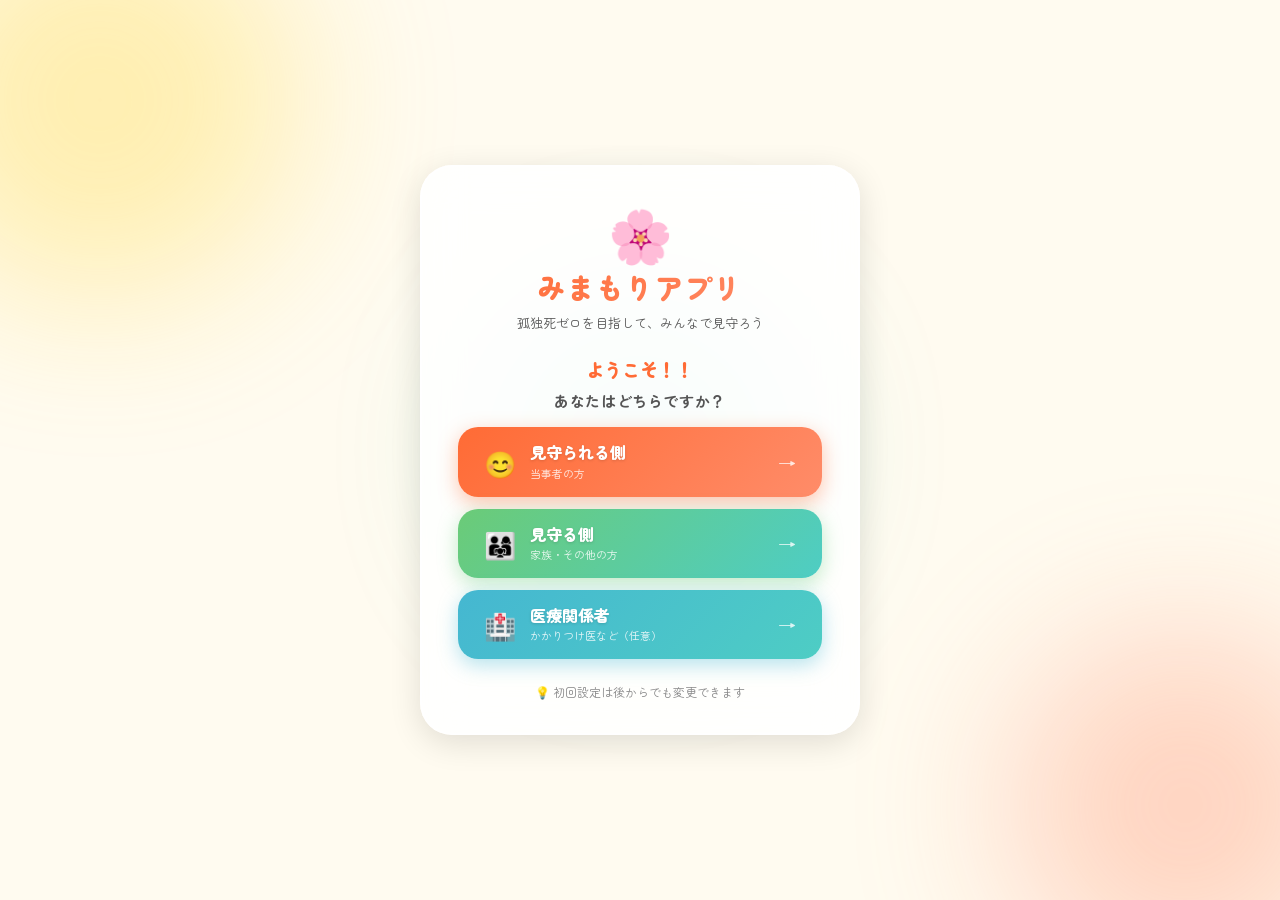
<file: index.html>
<!DOCTYPE html>
<html lang="ja">
<head>
  <meta charset="UTF-8" />
  <meta name="viewport" content="width=device-width, initial-scale=1.0" />
  <title>みまもりアプリ</title>
  <link rel="stylesheet" href="style.css" />
  <link href="https://fonts.googleapis.com/css2?family=Zen+Maru+Gothic:wght@400;500;700;900&family=M+PLUS+Rounded+1c:wght@400;700;800&display=swap" rel="stylesheet" />
</head>
<body>
  <div class="bg-blobs">
    <div class="blob blob1"></div>
    <div class="blob blob2"></div>
    <div class="blob blob3"></div>
  </div>

  <main class="login-container">
    <div class="login-card">
      <div class="logo-area">
        <div class="logo-icon">🌸</div>
        <h1 class="app-title">みまもりアプリ</h1>
        <p class="app-subtitle">孤独死ゼロを目指して、みんなで見守ろう</p>
      </div>

      <p class="welcome-text">ようこそ！！</p>

      <p class="role-prompt">あなたはどちらですか？</p>

      <div class="role-buttons">
        <button class="role-btn patient-btn" onclick="goTo('patient')">
          <span class="btn-icon">😊</span>
          <span class="btn-main">見守られる側</span>
          <span class="btn-sub">当事者の方</span>
          <span class="btn-arrow">→</span>
        </button>

        <button class="role-btn watcher-btn" onclick="goTo('watcher')">
          <span class="btn-icon">👨‍👩‍👧</span>
          <span class="btn-main">見守る側</span>
          <span class="btn-sub">家族・その他の方</span>
          <span class="btn-arrow">→</span>
        </button>

        <button class="role-btn medical-btn" onclick="goTo('medical')">
          <span class="btn-icon">🏥</span>
          <span class="btn-main">医療関係者</span>
          <span class="btn-sub">かかりつけ医など（任意）</span>
          <span class="btn-arrow">→</span>
        </button>
      </div>

      <!-- 設定状況バッジ -->
      <div class="setup-status" id="setupStatus"></div>

      <p class="footer-note">💡 初回設定は後からでも変更できます</p>

      <!-- リセットボタン -->
      <div class="reset-area" id="resetArea" style="display:none;">
        <button class="reset-all-btn" onclick="confirmReset()">
          🔄 全ての設定をリセット
        </button>
      </div>
    </div>
  </main>

  <!-- リセット確認モーダル -->
  <div class="modal-overlay" id="resetModal" style="display:none;">
    <div class="modal-card">
      <div class="modal-icon" id="resetModalIcon">⚠️</div>
      <h3 class="modal-title" id="resetModalTitle">設定をリセットしますか？</h3>
      <p class="modal-desc" id="resetModalDesc">保存されている設定情報が削除されます。</p>
      <div class="modal-btns">
        <button class="modal-cancel" onclick="closeModal()">キャンセル</button>
        <button class="modal-confirm" onclick="executeReset()">リセットする</button>
      </div>
    </div>
  </div>

  <script src="main.js"></script>
  <script src="index.js"></script>
</body>
</html>
</file>
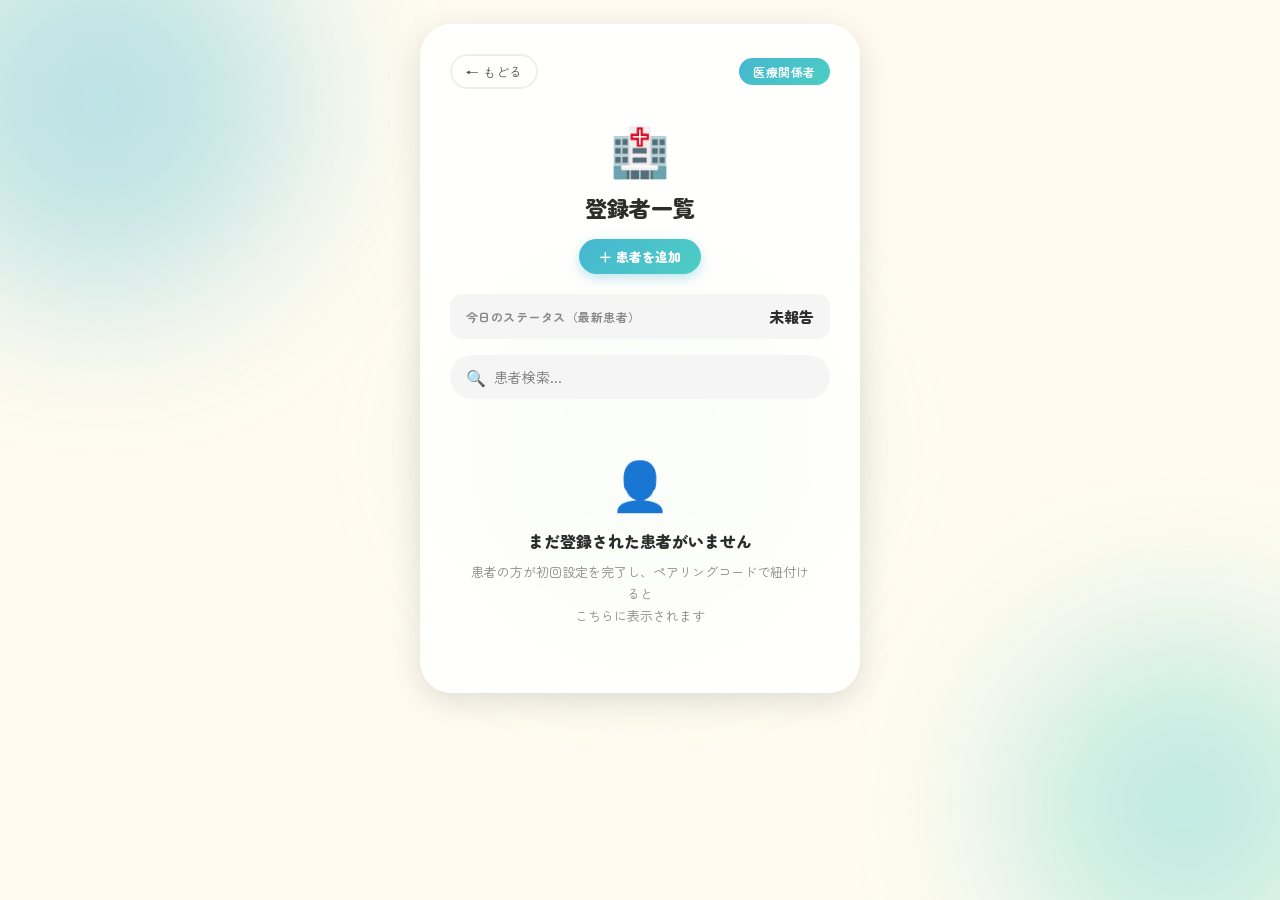
<file: medical.html>
<!DOCTYPE html>
<html lang="ja">
<head>
  <meta charset="UTF-8" />
  <meta name="viewport" content="width=device-width, initial-scale=1.0" />
  <title>みまもりアプリ｜医療関係者</title>
  <link rel="stylesheet" href="style.css" />
  <link rel="stylesheet" href="patient.css" />
  <link rel="stylesheet" href="medical.css" />
  <link href="https://fonts.googleapis.com/css2?family=Zen+Maru+Gothic:wght@400;500;700;900&family=M+PLUS+Rounded+1c:wght@400;700;800&display=swap" rel="stylesheet" />
</head>
<body>
  <div class="bg-blobs">
    <div class="blob blob1" style="background: var(--blue);"></div>
    <div class="blob blob2" style="background: var(--teal);"></div>
    <div class="blob blob3" style="background: var(--green);"></div>
  </div>

  <main class="page-container">
    <div class="page-card">

      <!-- ヘッダー -->
      <header class="page-header">
        <button class="back-btn" onclick="goBackToList()">← もどる</button>
        <span class="header-badge medical-badge">医療関係者</span>
      </header>

      <!-- 一覧画面 -->
      <div id="listView">
        <section class="medical-title-section">
          <div class="greeting-icon">🏥</div>
          <h2 class="greeting-name">登録者一覧</h2>
          <p class="greeting-text" id="medicalName"></p>
          <button class="add-patient-btn" onclick="openAddModal()">＋ 患者を追加</button>
        </section>

        <!-- 今日のステータスバナー -->
        <div class="today-status-banner" id="todayStatusBanner">
          <span class="tsb-label">今日のステータス（最新患者）</span>
          <div class="tsb-content">
              <span class="tsb-text"  id="tsbText">未報告</span>
          </div>
        </div>

        <!-- 検索 -->
        <div class="search-bar">
          <span class="search-icon">🔍</span>
          <input type="text" id="searchInput" placeholder="患者検索..." oninput="filterPatients()" />
        </div>

        <!-- 患者一覧（localStorageから動的生成） -->
        <div class="patient-list" id="patientList"></div>
      </div>

      <!-- 詳細画面 -->
      <div id="detailView" style="display:none;">
        <section class="detail-header-section">
          <div class="detail-name-row">
            <span class="detail-emoji" id="detailEmoji"></span>
            <h2 class="detail-name" id="detailName"></h2>
          </div>
          <span class="detail-status-badge" id="detailStatusBadge"></span>
        </section>

        <!-- 今日のステータスバナー（詳細） -->
        <div class="today-status-banner" id="detailStatusBanner">
          <span class="tsb-label">今日のステータス</span>
          <div class="tsb-content">
            <span class="tsb-text"  id="detailTsbText">未報告</span>
          </div>
        </div>

        <!-- 来院・処方カード（動的描画） -->
        <div class="detail-cards" id="hospitalCards"></div>

        <!-- 入力フォーム -->
        <div class="edit-section">
          <p class="edit-title">✏️ 来院情報を入力・更新</p>
          <div class="edit-form">
            <div class="edit-field">
              <label>医療機関名</label>
              <input type="text" id="editHospital" placeholder="例：〇〇内科クリニック" />
            </div>
            <div class="edit-field">
              <label>来院日</label>
              <input type="date" id="editVisitDate" />
            </div>
            <div class="edit-field">
              <label>処方薬</label>
              <input type="text" id="editMedicine" placeholder="薬名を入力..." />
            </div>
            <div class="edit-field">
              <label>家族への伝達事項（任意）</label>
              <input type="text" id="editMessage" placeholder="伝達事項がある場合のみ入力..." />
            </div>
            <button class="save-btn" onclick="saveRecord()">保存する</button>
          </div>
          <p class="edit-note">※ 伝達事項がある場合のみ、見守る側に通知が届きます</p>
        </div>
      </div>

    </div>
  </main>

  <!-- 患者追加モーダル -->
  <div class="modal-overlay" id="addPatientModal" style="display:none;">
    <div class="modal-card">
      <div class="modal-icon">🔗</div>
      <h3 class="modal-title">患者を追加</h3>
      <p class="modal-desc">患者の方のペアリングコードを入力してください</p>
      <input type="text" id="addPairCode" class="form-input code-input"
             placeholder="例：yamada2026" maxlength="20"
             style="margin-bottom:12px; font-family:inherit;" />
      <div class="add-patient-result hidden" id="addPatientResult"></div>
      <div class="modal-btns" style="margin-top:16px;">
        <button class="modal-cancel" onclick="closeAddModal()">キャンセル</button>
        <button class="modal-confirm" onclick="executeAddPatient()">追加する</button>
      </div>
    </div>
  </div>

  <script src="main.js"></script>
  <script src="medical.js"></script>
</body>
</html>
</file>
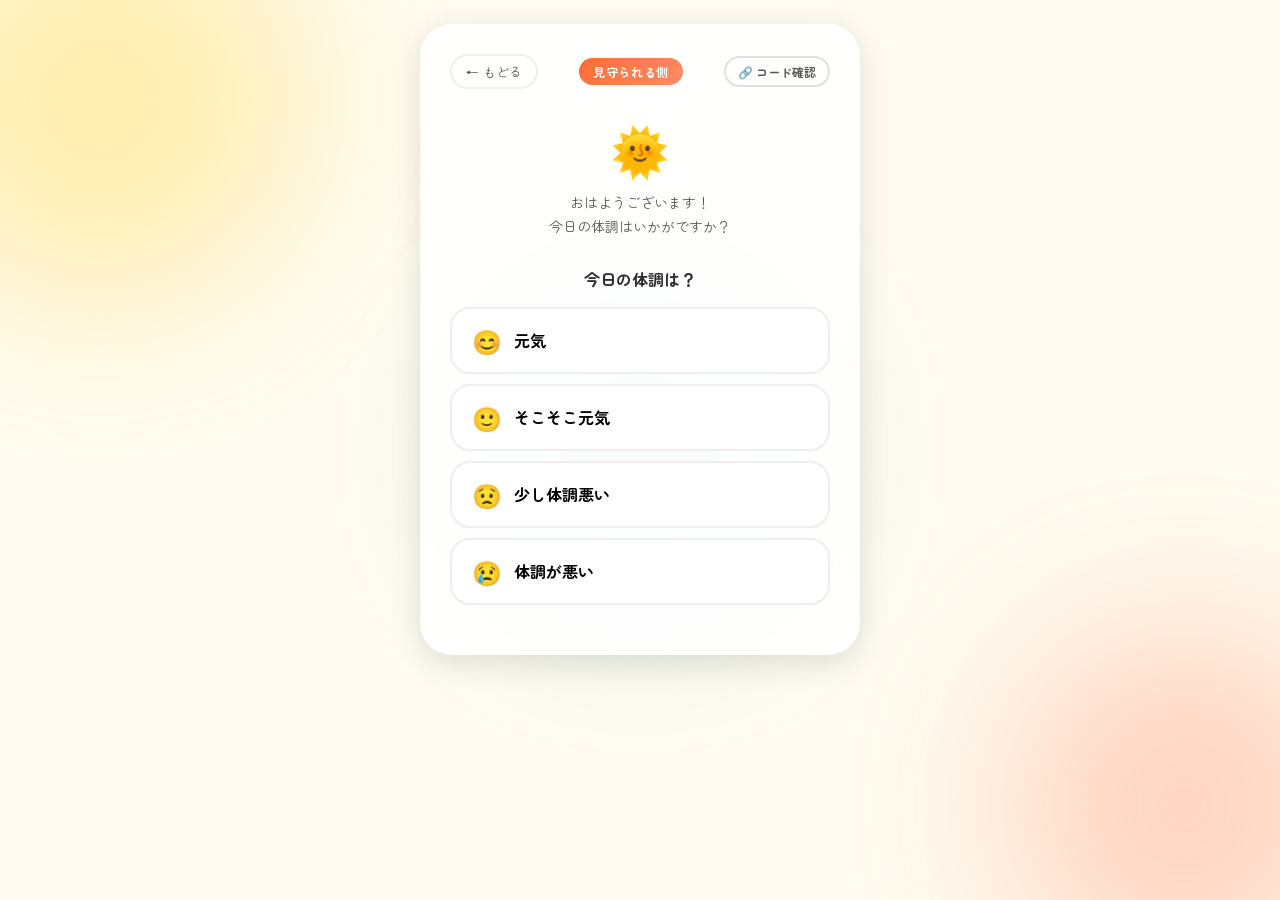
<file: patient.html>
<!DOCTYPE html>
<html lang="ja">
<head>
  <meta charset="UTF-8" />
  <meta name="viewport" content="width=device-width, initial-scale=1.0" />
  <title>みまもりアプリ｜今日の体調</title>
  <link rel="stylesheet" href="style.css" />
  <link rel="stylesheet" href="patient.css" />
  <link href="https://fonts.googleapis.com/css2?family=Zen+Maru+Gothic:wght@400;500;700;900&family=M+PLUS+Rounded+1c:wght@400;700;800&display=swap" rel="stylesheet" />
</head>
<body>
  <div class="bg-blobs">
    <div class="blob blob1"></div>
    <div class="blob blob2"></div>
    <div class="blob blob3"></div>
  </div>

  <main class="page-container">
    <div class="page-card">
      <!-- ヘッダー -->
      <header class="page-header">
        <button class="back-btn" onclick="window.location.href='index.html'">← もどる</button>
        <span class="header-badge patient-badge">見守られる側</span>
        <button class="profile-btn patient-profile-btn" onclick="togglePairCode()" id="pairCodeToggleBtn">🔗 コード確認</button>
      </header>

      <!-- ペアリングコード表示パネル -->
      <div class="pair-code-panel hidden" id="pairCodePanel">
        <div class="pair-code-panel-inner">
          <p class="pair-code-panel-title">🔗 あなたのペアリングコード</p>
          <div class="pair-code-display-lg" id="pairCodeDisplay">-</div>
          <p class="pair-code-panel-desc">このコードを<strong>家族・支援者</strong>や<strong>かかりつけ医</strong>に伝えてください</p>
          <div class="pair-share-tags">
            <span class="pair-tag">👨‍👩‍👧 見守る側</span>
            <span class="pair-tag">🏥 医療関係者</span>
          </div>
        </div>
      </div>

      <!-- 医師からの通知バナー -->
      <div class="alert-banner medical-notify-banner" id="patientMedicalBanner" style="display:none;">
        <span class="alert-icon">🏥</span>
        <div>
          <p class="alert-title" id="patientMedicalSender"></p>
          <p class="alert-sub"   id="patientMedicalText"></p>
        </div>
      </div>

      <!-- 挨拶 -->
      <section class="greeting-section">
        <div class="greeting-icon">🌞</div>
        <h2 class="greeting-name" id="patientName"></h2>
        <p class="greeting-text">おはようございます！<br />今日の体調はいかがですか？</p>
      </section>

      <!-- 体調選択 -->
      <section class="health-section">
        <p class="health-prompt">今日の体調は？</p>
        <div class="health-buttons" id="healthButtons">
          <button class="health-btn" data-status="great" onclick="selectHealth(this)">
            <span class="health-emoji">😊</span>
            <span class="health-label">元気</span>
          </button>
          <button class="health-btn" data-status="good" onclick="selectHealth(this)">
            <span class="health-emoji">🙂</span>
            <span class="health-label">そこそこ元気</span>
          </button>
          <button class="health-btn" data-status="bad" onclick="selectHealth(this)">
            <span class="health-emoji">😟</span>
            <span class="health-label">少し体調悪い</span>
          </button>
          <button class="health-btn" data-status="sick" onclick="selectHealth(this)">
            <span class="health-emoji">😢</span>
            <span class="health-label">体調が悪い</span>
          </button>
        </div>
      </section>

      <!-- 送信後メッセージ（初期は非表示） -->
      <section class="result-section" id="resultSection" style="display:none;">
        <div class="result-card" id="resultCard">
          <div class="result-emoji" id="resultEmoji"></div>
          <p class="result-message" id="resultMessage"></p>
          <p class="result-sub" id="resultSub"></p>
        </div>
        <button class="reset-btn" id="resetBtn" onclick="resetSelection()">もう一度答える</button>
      </section>
    </div>
  </main>

  <script src="main.js"></script>
  <script src="patient.js"></script>
</body>
</html>
</file>
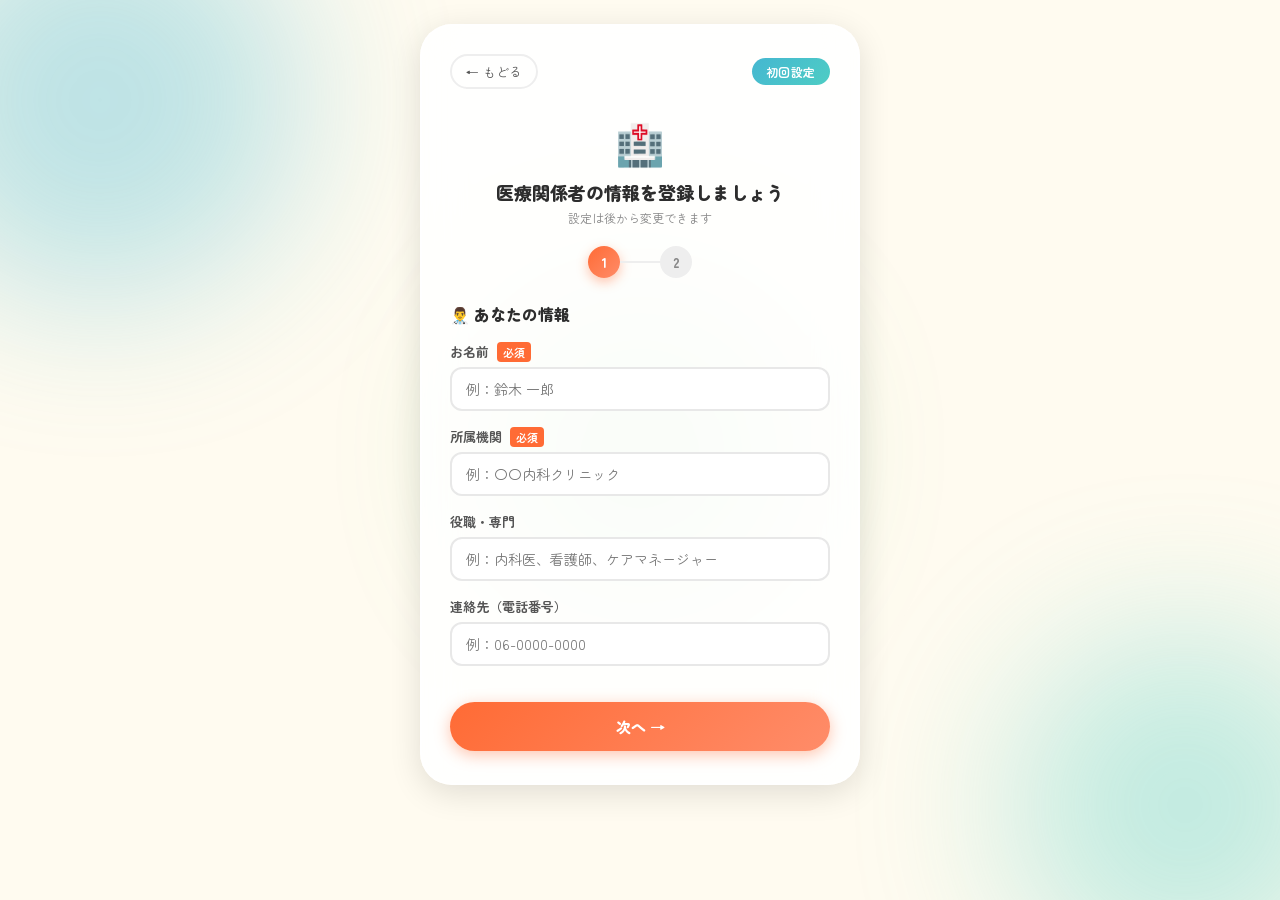
<file: setup-medical.html>
<!DOCTYPE html>
<html lang="ja">
<head>
  <meta charset="UTF-8" />
  <meta name="viewport" content="width=device-width, initial-scale=1.0" />
  <title>みまもりアプリ｜初回設定（医療関係者）</title>
  <link rel="stylesheet" href="style.css" />
  <link rel="stylesheet" href="patient.css" />
  <link rel="stylesheet" href="setup.css" />
  <link href="https://fonts.googleapis.com/css2?family=Zen+Maru+Gothic:wght@400;500;700;900&family=M+PLUS+Rounded+1c:wght@400;700;800&display=swap" rel="stylesheet" />
</head>
<body>
  <div class="bg-blobs">
    <div class="blob blob1" style="background: var(--blue);"></div>
    <div class="blob blob2" style="background: var(--teal);"></div>
    <div class="blob blob3" style="background: var(--green);"></div>
  </div>

  <main class="page-container">
    <div class="page-card setup-card">

      <!-- ヘッダー -->
      <header class="page-header">
        <button class="back-btn" onclick="window.location.href='index.html'">← もどる</button>
        <span class="header-badge medical-badge">初回設定</span>
      </header>

      <!-- タイトル -->
      <div class="setup-title-area">
        <div class="setup-icon">🏥</div>
        <h2 class="setup-title">医療関係者の情報を登録しましょう</h2>
        <p class="setup-subtitle">設定は後から変更できます</p>
      </div>

      <!-- ステップインジケーター -->
      <div class="step-indicator">
        <div class="step active" id="step-dot-1">1</div>
        <div class="step-line"></div>
        <div class="step" id="step-dot-2">2</div>
      </div>

      <!-- ステップ1: 基本情報 -->
      <div class="setup-step" id="step-1">
        <h3 class="step-title">👨‍⚕️ あなたの情報</h3>
        <div class="form-group">
          <label class="form-label">お名前 <span class="required">必須</span></label>
          <input type="text" id="m-name" class="form-input" placeholder="例：鈴木 一郎" />
        </div>
        <div class="form-group">
          <label class="form-label">所属機関 <span class="required">必須</span></label>
          <input type="text" id="m-institution" class="form-input" placeholder="例：〇〇内科クリニック" />
        </div>
        <div class="form-group">
          <label class="form-label">役職・専門</label>
          <input type="text" id="m-role" class="form-input" placeholder="例：内科医、看護師、ケアマネージャー" />
        </div>
        <div class="form-group">
          <label class="form-label">連絡先（電話番号）</label>
          <input type="tel" id="m-tel" class="form-input" placeholder="例：06-0000-0000" />
        </div>
        <button class="next-btn" onclick="nextStep(1)">次へ →</button>
      </div>

      <!-- ステップ2: 患者とのペアリング -->
      <div class="setup-step hidden" id="step-2">
        <h3 class="step-title">🔗 患者と繋がろう</h3>
        <p class="step-desc">担当患者の方が設定したペアリングコードを入力してください。患者の体調情報や来院履歴を確認できるようになります</p>

        <div class="info-box">
          <span class="info-icon">💡</span>
          <p class="info-text">コードは患者本人の初回設定画面に表示されています。患者または家族に確認してください。<br />複数の患者を担当する場合は、後からそれぞれのコードを追加できます。</p>
        </div>

        <div class="form-group">
          <label class="form-label">ペアリングコード</label>
          <div class="code-input-row">
            <input type="text" id="m-pair-code" class="form-input code-input" placeholder="例：yamada2026" maxlength="20" />
            <button class="generate-btn" onclick="checkPairCode()">確認</button>
          </div>
        </div>

        <div class="pair-result hidden" id="pairResult">
          <span class="pair-result-icon" id="pairIcon"></span>
          <span class="pair-result-text" id="pairResultText"></span>
        </div>

        <!-- 追加済み患者リスト -->
        <div class="added-patients" id="addedPatients" style="display:none;">
          <p class="added-patients-title">追加済み患者</p>
          <div id="addedPatientsList"></div>
        </div>

        <div class="step-nav">
          <button class="back-step-btn" onclick="prevStep(2)">← 戻る</button>
          <button class="complete-btn" onclick="completeSetup()">設定完了 🎉</button>
        </div>
      </div>

    </div>
  </main>

  <script src="main.js"></script>
  <script src="setup-medical.js"></script>
</body>
</html>
</file>
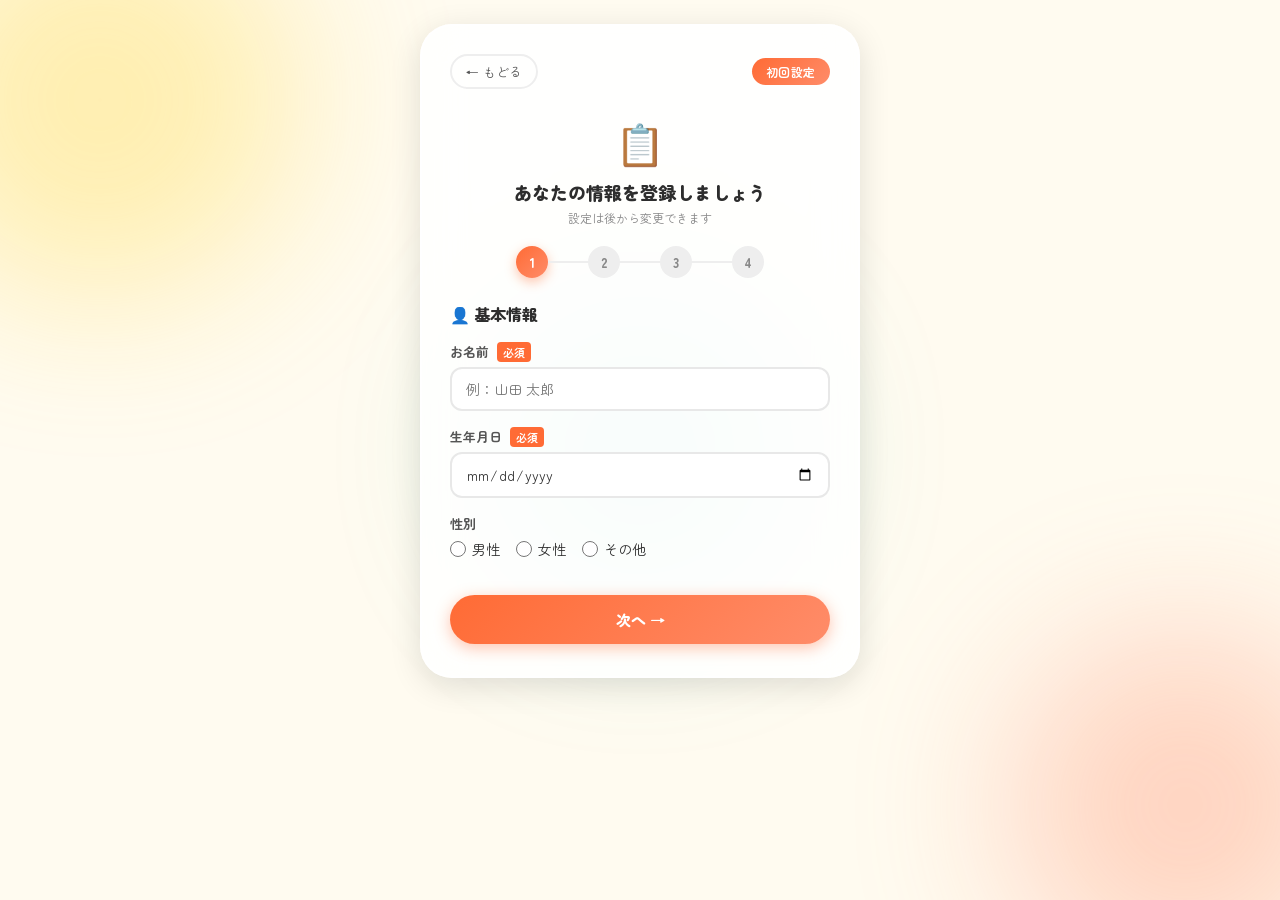
<file: setup-patient.html>
<!DOCTYPE html>
<html lang="ja">
<head>
  <meta charset="UTF-8" />
  <meta name="viewport" content="width=device-width, initial-scale=1.0" />
  <title>みまもりアプリ｜初回設定（当事者）</title>
  <link rel="stylesheet" href="style.css" />
  <link rel="stylesheet" href="patient.css" />
  <link rel="stylesheet" href="setup.css" />
  <link href="https://fonts.googleapis.com/css2?family=Zen+Maru+Gothic:wght@400;500;700;900&family=M+PLUS+Rounded+1c:wght@400;700;800&display=swap" rel="stylesheet" />
</head>
<body>
  <div class="bg-blobs">
    <div class="blob blob1"></div>
    <div class="blob blob2"></div>
    <div class="blob blob3"></div>
  </div>

  <main class="page-container">
    <div class="page-card setup-card">

      <!-- ヘッダー -->
      <header class="page-header">
        <button class="back-btn" onclick="window.location.href='index.html'">← もどる</button>
        <span class="header-badge patient-badge">初回設定</span>
      </header>

      <!-- タイトル -->
      <div class="setup-title-area">
        <div class="setup-icon">📋</div>
        <h2 class="setup-title">あなたの情報を登録しましょう</h2>
        <p class="setup-subtitle">設定は後から変更できます</p>
      </div>

      <!-- ステップインジケーター -->
      <div class="step-indicator">
        <div class="step active" id="step-dot-1">1</div>
        <div class="step-line"></div>
        <div class="step" id="step-dot-2">2</div>
        <div class="step-line"></div>
        <div class="step" id="step-dot-3">3</div>
        <div class="step-line"></div>
        <div class="step" id="step-dot-4">4</div>
      </div>

      <!-- ステップ1: 基本情報 -->
      <div class="setup-step" id="step-1">
        <h3 class="step-title">👤 基本情報</h3>
        <div class="form-group">
          <label class="form-label">お名前 <span class="required">必須</span></label>
          <input type="text" id="p-name" class="form-input" placeholder="例：山田 太郎" />
        </div>
        <div class="form-group">
          <label class="form-label">生年月日 <span class="required">必須</span></label>
          <input type="date" id="p-birthday" class="form-input" />
        </div>
        <div class="form-group">
          <label class="form-label">性別</label>
          <div class="radio-group">
            <label class="radio-label"><input type="radio" name="p-gender" value="男性" /> 男性</label>
            <label class="radio-label"><input type="radio" name="p-gender" value="女性" /> 女性</label>
            <label class="radio-label"><input type="radio" name="p-gender" value="その他" /> その他</label>
          </div>
        </div>
        <button class="next-btn" onclick="nextStep(1)">次へ →</button>
      </div>

      <!-- ステップ2: 緊急連絡先 -->
      <div class="setup-step hidden" id="step-2">
        <h3 class="step-title">📞 緊急連絡先</h3>
        <p class="step-desc">体調が悪いときに連絡する方の情報を入力してください</p>
        <div class="form-group">
          <label class="form-label">緊急連絡先のお名前</label>
          <input type="text" id="p-emergency-name" class="form-input" placeholder="例：山田 花子" />
        </div>
        <div class="form-group">
          <label class="form-label">続柄</label>
          <input type="text" id="p-emergency-relation" class="form-input" placeholder="例：長女" />
        </div>
        <div class="form-group">
          <label class="form-label">電話番号</label>
          <input type="tel" id="p-emergency-tel" class="form-input" placeholder="例：090-0000-0000" />
        </div>
        <div class="step-nav">
          <button class="back-step-btn" onclick="prevStep(2)">← 戻る</button>
          <button class="next-btn" onclick="nextStep(2)">次へ →</button>
        </div>
      </div>

      <!-- ステップ3: かかりつけ医 -->
      <div class="setup-step hidden" id="step-3">
        <h3 class="step-title">🏥 かかりつけ医の情報</h3>
        <p class="step-desc">任意入力です。スキップもできます</p>
        <div class="form-group">
          <label class="form-label">病院・クリニック名</label>
          <input type="text" id="p-hospital" class="form-input" placeholder="例：〇〇内科クリニック" />
        </div>
        <div class="form-group">
          <label class="form-label">担当医のお名前</label>
          <input type="text" id="p-doctor" class="form-input" placeholder="例：鈴木先生" />
        </div>
        <div class="form-group">
          <label class="form-label">病院の電話番号</label>
          <input type="tel" id="p-hospital-tel" class="form-input" placeholder="例：06-0000-0000" />
        </div>
        <div class="step-nav">
          <button class="back-step-btn" onclick="prevStep(3)">← 戻る</button>
          <button class="next-btn" onclick="nextStep(3)">次へ →</button>
        </div>
      </div>

      <!-- ステップ4: ペアリングコード -->
      <div class="setup-step hidden" id="step-4">
        <h3 class="step-title">🔗 みんなと繋がろう</h3>
        <p class="step-desc">このコードを<strong>見守る側（家族など）</strong>と<strong>医療関係者</strong>に伝えてください。同じコードを入力することであなたの情報を共有できます</p>

        <div class="pair-code-display" id="generatedCode"></div>
        <div class="pair-share-targets"><div class="share-target"><span>👨‍👩‍👧</span><span>見守る側（家族・支援者）に伝える</span></div><div class="share-target"><span>🏥</span><span>医療関係者（かかりつけ医など）に伝える</span></div></div>

        <div class="form-group" style="margin-top: 20px;">
          <label class="form-label">または、ペアリングコードを自分で決める</label>
          <div class="code-input-row">
            <input type="text" id="p-pair-code" class="form-input code-input" placeholder="例：yamada2026" maxlength="20" />
            <button class="generate-btn" onclick="generateCode()">自動生成</button>
          </div>
        </div>

        <div class="step-nav">
          <button class="back-step-btn" onclick="prevStep(4)">← 戻る</button>
          <button class="complete-btn" onclick="completeSetup()">設定完了 🎉</button>
        </div>
      </div>

    </div>
  </main>

  <script src="main.js"></script>
  <script src="setup-patient.js"></script>
</body>
</html>
</file>
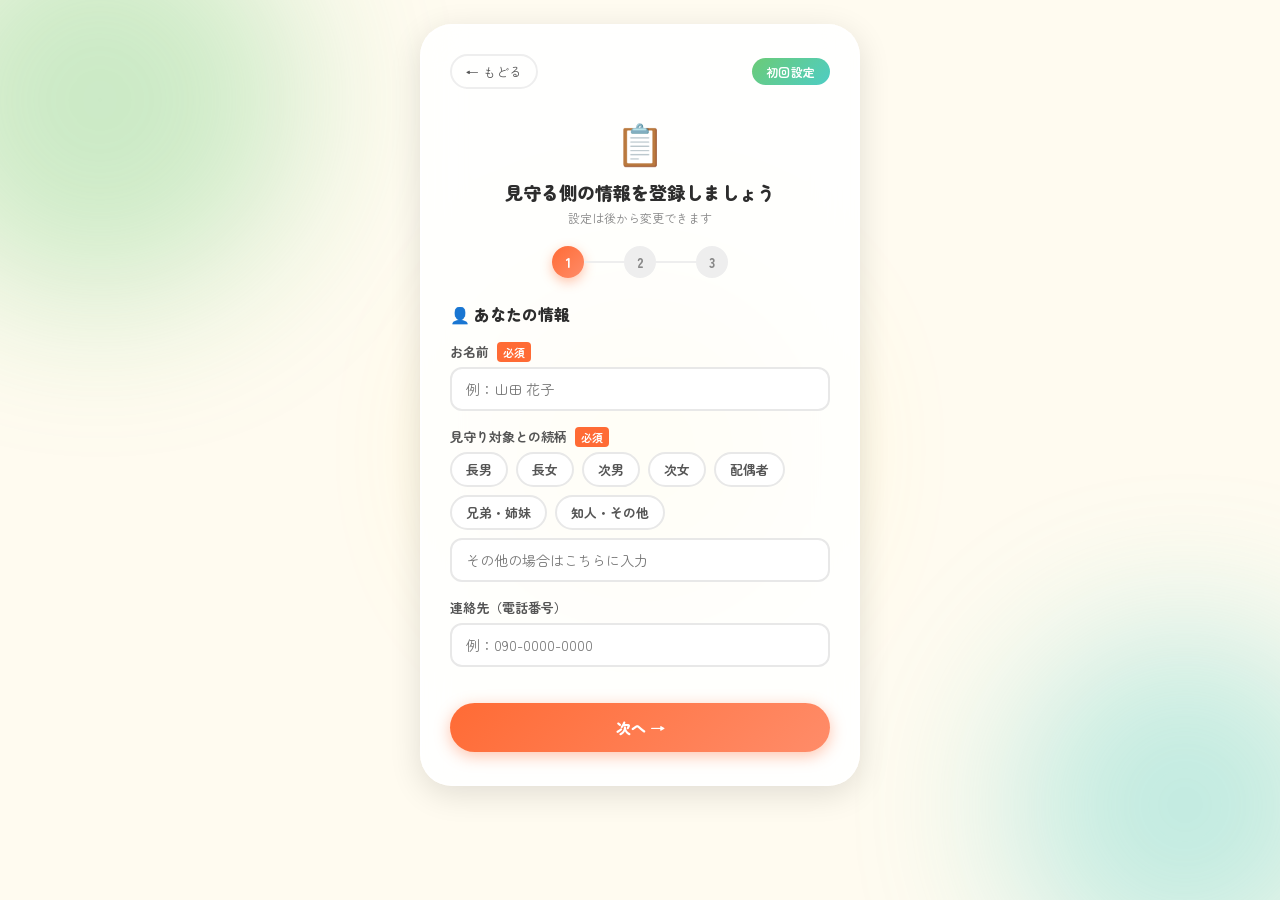
<file: setup-watcher.html>
<!DOCTYPE html>
<html lang="ja">
<head>
  <meta charset="UTF-8" />
  <meta name="viewport" content="width=device-width, initial-scale=1.0" />
  <title>みまもりアプリ｜初回設定（見守る側）</title>
  <link rel="stylesheet" href="style.css" />
  <link rel="stylesheet" href="patient.css" />
  <link rel="stylesheet" href="setup.css" />
  <link href="https://fonts.googleapis.com/css2?family=Zen+Maru+Gothic:wght@400;500;700;900&family=M+PLUS+Rounded+1c:wght@400;700;800&display=swap" rel="stylesheet" />
</head>
<body>
  <div class="bg-blobs">
    <div class="blob blob1" style="background: var(--green);"></div>
    <div class="blob blob2" style="background: var(--teal);"></div>
    <div class="blob blob3" style="background: var(--yellow);"></div>
  </div>

  <main class="page-container">
    <div class="page-card setup-card">

      <!-- ヘッダー -->
      <header class="page-header">
        <button class="back-btn" onclick="window.location.href='index.html'">← もどる</button>
        <span class="header-badge watcher-badge">初回設定</span>
      </header>

      <!-- タイトル -->
      <div class="setup-title-area">
        <div class="setup-icon">📋</div>
        <h2 class="setup-title">見守る側の情報を登録しましょう</h2>
        <p class="setup-subtitle">設定は後から変更できます</p>
      </div>

      <!-- ステップインジケーター -->
      <div class="step-indicator">
        <div class="step active" id="step-dot-1">1</div>
        <div class="step-line"></div>
        <div class="step" id="step-dot-2">2</div>
        <div class="step-line"></div>
        <div class="step" id="step-dot-3">3</div>
      </div>

      <!-- ステップ1: 基本情報 -->
      <div class="setup-step" id="step-1">
        <h3 class="step-title">👤 あなたの情報</h3>
        <div class="form-group">
          <label class="form-label">お名前 <span class="required">必須</span></label>
          <input type="text" id="w-name" class="form-input" placeholder="例：山田 花子" />
        </div>
        <div class="form-group">
          <label class="form-label">見守り対象との続柄 <span class="required">必須</span></label>
          <div class="select-chips" id="relation-chips">
            <button class="chip" onclick="selectChip(this, 'relation')">長男</button>
            <button class="chip" onclick="selectChip(this, 'relation')">長女</button>
            <button class="chip" onclick="selectChip(this, 'relation')">次男</button>
            <button class="chip" onclick="selectChip(this, 'relation')">次女</button>
            <button class="chip" onclick="selectChip(this, 'relation')">配偶者</button>
            <button class="chip" onclick="selectChip(this, 'relation')">兄弟・姉妹</button>
            <button class="chip" onclick="selectChip(this, 'relation')">知人・その他</button>
          </div>
          <input type="text" id="w-relation" class="form-input" placeholder="その他の場合はこちらに入力" style="margin-top:8px;" />
        </div>
        <div class="form-group">
          <label class="form-label">連絡先（電話番号）</label>
          <input type="tel" id="w-tel" class="form-input" placeholder="例：090-0000-0000" />
        </div>
        <button class="next-btn" onclick="nextStep(1)">次へ →</button>
      </div>

      <!-- ステップ2: 通知設定 -->
      <div class="setup-step hidden" id="step-2">
        <h3 class="step-title">🔔 通知設定</h3>
        <p class="step-desc">どの体調のときに通知を受け取りますか？</p>

        <div class="notify-options">
          <label class="notify-option">
            <input type="checkbox" id="notify-great" />
            <div class="notify-card">
              <span class="notify-emoji">😊</span>
              <div>
                <p class="notify-name">元気</p>
                <p class="notify-desc">毎日の元気報告を受け取る</p>
              </div>
            </div>
          </label>

          <label class="notify-option">
            <input type="checkbox" id="notify-good" />
            <div class="notify-card">
              <span class="notify-emoji">🙂</span>
              <div>
                <p class="notify-name">そこそこ元気</p>
                <p class="notify-desc">そこそこ元気の報告を受け取る</p>
              </div>
            </div>
          </label>

          <label class="notify-option">
            <input type="checkbox" id="notify-bad" checked />
            <div class="notify-card notify-card-warn">
              <span class="notify-emoji">😟</span>
              <div>
                <p class="notify-name">少し体調悪い</p>
                <p class="notify-desc">体調不良の報告を受け取る（推奨）</p>
              </div>
            </div>
          </label>

          <label class="notify-option">
            <input type="checkbox" id="notify-sick" checked />
            <div class="notify-card notify-card-danger">
              <span class="notify-emoji">😢</span>
              <div>
                <p class="notify-name">体調が悪い</p>
                <p class="notify-desc">緊急アラートを受け取る（推奨）</p>
              </div>
            </div>
          </label>
        </div>

        <div class="no-report-setting">
          <label class="form-label" style="margin-bottom:8px;">未報告アラート</label>
          <p class="step-desc">何日間報告がなければアラートを出しますか？</p>
          <div class="select-chips">
            <button class="chip active" onclick="selectChip(this, 'no-report')" data-val="1">1日</button>
            <button class="chip" onclick="selectChip(this, 'no-report')" data-val="2">2日</button>
            <button class="chip" onclick="selectChip(this, 'no-report')" data-val="3">3日</button>
            <button class="chip" onclick="selectChip(this, 'no-report')" data-val="0">設定しない</button>
          </div>
        </div>

        <div class="step-nav">
          <button class="back-step-btn" onclick="prevStep(2)">← 戻る</button>
          <button class="next-btn" onclick="nextStep(2)">次へ →</button>
        </div>
      </div>

      <!-- ステップ3: ペアリングコード -->
      <div class="setup-step hidden" id="step-3">
        <h3 class="step-title">🔗 当事者と繋がろう</h3>
        <p class="step-desc">見守り対象の方が設定したコードを入力してください。同じコードでペアリングできます</p>

        <div class="form-group">
          <label class="form-label">ペアリングコード <span class="required">必須</span></label>
          <input type="text" id="w-pair-code" class="form-input code-input" placeholder="例：yamada2026" maxlength="20" />
        </div>

        <div class="pair-result hidden" id="pairResult">
          <span class="pair-result-icon">✅</span>
          <span class="pair-result-text" id="pairResultText"></span>
        </div>

        <div class="step-nav">
          <button class="back-step-btn" onclick="prevStep(3)">← 戻る</button>
          <button class="complete-btn" onclick="completeSetup()">設定完了 🎉</button>
        </div>
      </div>

    </div>
  </main>

  <script src="main.js"></script>
  <script src="setup-watcher.js"></script>
</body>
</html>
</file>
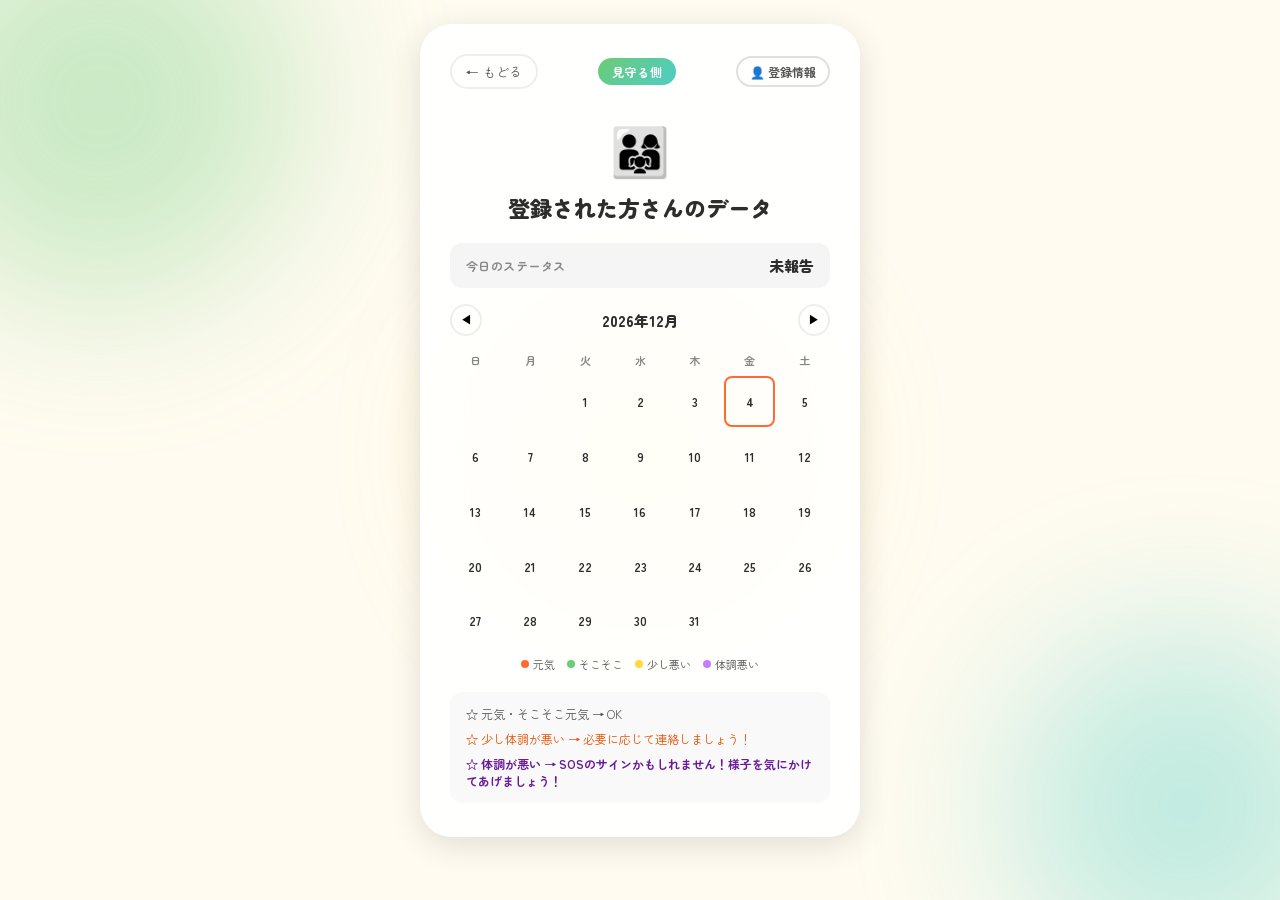
<file: watcher.html>
<!DOCTYPE html>
<html lang="ja">
<head>
  <meta charset="UTF-8" />
  <meta name="viewport" content="width=device-width, initial-scale=1.0" />
  <title>みまもりアプリ｜見守る側</title>
  <link rel="stylesheet" href="style.css" />
  <link rel="stylesheet" href="patient.css" />
  <link rel="stylesheet" href="watcher.css" />
  <link href="https://fonts.googleapis.com/css2?family=Zen+Maru+Gothic:wght@400;500;700;900&family=M+PLUS+Rounded+1c:wght@400;700;800&display=swap" rel="stylesheet" />
</head>
<body>
  <div class="bg-blobs">
    <div class="blob blob1" style="background: var(--green);"></div>
    <div class="blob blob2" style="background: var(--teal);"></div>
    <div class="blob blob3" style="background: var(--yellow);"></div>
  </div>

  <main class="page-container">
    <div class="page-card">

      <!-- ヘッダー -->
      <header class="page-header">
        <button class="back-btn" onclick="window.location.href='index.html'">← もどる</button>
        <span class="header-badge watcher-badge">見守る側</span>
        <button class="profile-btn" onclick="toggleProfile()" id="profileToggleBtn">👤 登録情報</button>
      </header>

      <!-- ===== 登録情報パネル（トグル） ===== -->
      <div class="profile-panel hidden" id="profilePanel">
        <div class="profile-panel-inner">
          <h3 class="profile-panel-title">📋 あなたの登録情報</h3>
          <div class="profile-rows" id="profileRows"></div>
          <button class="profile-edit-btn" onclick="window.location.href='setup-watcher.html'">✏️ 設定を変更する</button>
        </div>
      </div>

      <!-- タイトル -->
      <section class="watcher-title-section">
        <div class="greeting-icon">👨‍👩‍👧</div>
        <h2 class="greeting-name" id="watcherTitle">〇〇さんのデータ</h2>
      </section>

      <!-- 今日のステータスバナー -->
      <div class="today-status-banner" id="todayStatusBanner">
        <span class="tsb-label">今日のステータス</span>
        <div class="tsb-content">
          <span class="tsb-text"  id="tsbText">未報告</span>
        </div>
      </div>

      <!-- 医療者からの通知バナー -->
      <div class="alert-banner" id="medicalNotifyBanner" style="display:none;">
        <span class="alert-icon">🏥</span>
        <div>
          <p class="alert-title">医療関係者からのお知らせ</p>
          <p class="alert-sub" id="medicalNotifyText"></p>
        </div>
      </div>

      <!-- 体調が悪いときのアラートバナー -->
      <div class="alert-banner" id="alertBanner" style="display:none;">
        <span class="alert-icon">🚨</span>
        <div>
          <p class="alert-title">体調が悪いとの報告があります！</p>
          <p class="alert-sub">SOSのサインかもしれません。様子を気にかけてあげましょう！</p>
        </div>
      </div>

      <!-- カレンダー -->
      <section class="calendar-section">
        <div class="calendar-header">
          <button class="cal-nav" onclick="changeMonth(-1)">◀</button>
          <span class="cal-title" id="calTitle"></span>
          <button class="cal-nav" onclick="changeMonth(1)">▶</button>
        </div>
        <div class="calendar-grid" id="calendarGrid"></div>
        <div class="cal-legend">
          <span class="legend-item"><span class="dot" style="background:#FF6B35"></span>元気</span>
          <span class="legend-item"><span class="dot" style="background:#6BCB77"></span>そこそこ</span>
          <span class="legend-item"><span class="dot" style="background:#FFD93D"></span>少し悪い</span>
          <span class="legend-item"><span class="dot" style="background:#C77DFF"></span>体調悪い</span>
        </div>
      </section>

      <!-- アドバイス -->
      <section class="advice-section">
        <p class="advice-item">☆ 元気・そこそこ元気 → OK</p>
        <p class="advice-item warn">☆ 少し体調が悪い → 必要に応じて連絡しましょう！</p>
        <p class="advice-item danger">☆ 体調が悪い → SOSのサインかもしれません！様子を気にかけてあげましょう！</p>
      </section>

    </div>
  </main>

  <script src="main.js"></script>
  <script src="watcher.js"></script>
</body>
</html>
</file>
<file: style.css>
/* ===========================
   CSS Variables & Reset
=========================== */
:root {
  --yellow:     #FFD93D;
  --orange:     #FF6B35;
  --coral:      #FF8C69;
  --green:      #6BCB77;
  --teal:       #4ECDC4;
  --blue:       #45B7D1;
  --purple:     #C77DFF;
  --white:      #FFFFFF;
  --cream:      #FFFBF0;
  --text-dark:  #2D2D2D;
  --text-mid:   #555555;
  --text-light: #888888;
  --shadow:     0 8px 32px rgba(0,0,0,0.12);
  --shadow-hover: 0 16px 48px rgba(0,0,0,0.18);
  --radius:     20px;
  --radius-sm:  12px;

  --font-main: 'Zen Maru Gothic', 'M PLUS Rounded 1c', sans-serif;
}

*, *::before, *::after {
  box-sizing: border-box;
  margin: 0;
  padding: 0;
}

body {
  font-family: var(--font-main);
  background: var(--cream);
  min-height: 100vh;
  display: flex;
  align-items: center;
  justify-content: center;
  overflow-x: hidden;
  overflow-y: auto;
  position: relative;
}

/* ===========================
   Background Blobs
=========================== */
.bg-blobs {
  position: fixed;
  inset: 0;
  z-index: 0;
  pointer-events: none;
}

.blob {
  position: absolute;
  border-radius: 50%;
  filter: blur(80px);
  opacity: 0.35;
  animation: floatBlob 8s ease-in-out infinite alternate;
}

.blob1 {
  width: 400px; height: 400px;
  background: var(--yellow);
  top: -100px; left: -100px;
  animation-delay: 0s;
}

.blob2 {
  width: 350px; height: 350px;
  background: var(--coral);
  bottom: -80px; right: -80px;
  animation-delay: 2s;
}

.blob3 {
  width: 300px; height: 300px;
  background: var(--teal);
  top: 50%; left: 50%;
  transform: translate(-50%, -50%);
  animation-delay: 4s;
}

@keyframes floatBlob {
  0%   { transform: translate(0, 0) scale(1); }
  100% { transform: translate(30px, 20px) scale(1.1); }
}

/* ===========================
   Login Container & Card
=========================== */
.login-container {
  position: relative;
  z-index: 1;
  width: 100%;
  max-width: 480px;
  padding: 20px;
}

.login-card {
  background: rgba(255, 255, 255, 0.88);
  backdrop-filter: blur(20px);
  -webkit-backdrop-filter: blur(20px);
  border-radius: 32px;
  padding: 40px 36px 32px;
  box-shadow: var(--shadow);
  border: 2px solid rgba(255,255,255,0.9);
  animation: cardEnter 0.6s cubic-bezier(0.34, 1.56, 0.64, 1) both;
}

@keyframes cardEnter {
  from { opacity: 0; transform: translateY(40px) scale(0.95); }
  to   { opacity: 1; transform: translateY(0) scale(1); }
}

/* ===========================
   Logo Area
=========================== */
.logo-area {
  text-align: center;
  margin-bottom: 24px;
}

.logo-icon {
  font-size: 52px;
  line-height: 1;
  margin-bottom: 8px;
  display: block;
  animation: bounce 2s ease-in-out infinite;
}

@keyframes bounce {
  0%, 100% { transform: translateY(0); }
  50%       { transform: translateY(-8px); }
}

.app-title {
  font-size: 28px;
  font-weight: 900;
  color: var(--text-dark);
  letter-spacing: 0.05em;
  background: linear-gradient(135deg, var(--orange), var(--coral));
  -webkit-background-clip: text;
  -webkit-text-fill-color: transparent;
  background-clip: text;
}

.app-subtitle {
  font-size: 13px;
  color: var(--text-mid);
  margin-top: 6px;
  line-height: 1.5;
}

/* ===========================
   Welcome Badge
=========================== */
.welcome-badge {
  display: flex;
  justify-content: center;
  margin-bottom: 20px;
}

.welcome-badge span {
  background: linear-gradient(135deg, var(--yellow), var(--orange));
  color: var(--white);
  font-weight: 700;
  font-size: 14px;
  padding: 6px 20px;
  border-radius: 999px;
  box-shadow: 0 4px 12px rgba(255,107,53,0.35);
  letter-spacing: 0.08em;
  animation: pulse 2.5s ease-in-out infinite;
}

@keyframes pulse {
  0%, 100% { box-shadow: 0 4px 12px rgba(255,107,53,0.35); }
  50%       { box-shadow: 0 4px 24px rgba(255,107,53,0.6); }
}

/* ===========================
   Role Prompt
=========================== */
.role-prompt {
  text-align: center;
  font-size: 15px;
  font-weight: 700;
  color: var(--text-mid);
  margin-bottom: 16px;
  letter-spacing: 0.04em;
}

/* ===========================
   Role Buttons
=========================== */
.role-buttons {
  display: flex;
  flex-direction: column;
  gap: 12px;
  margin-bottom: 24px;
}

.role-btn {
  display: grid;
  grid-template-columns: 44px 1fr 24px;
  grid-template-rows: auto auto;
  align-items: center;
  gap: 0 8px;
  width: 100%;
  padding: 16px 20px;
  border: none;
  border-radius: var(--radius);
  cursor: pointer;
  font-family: var(--font-main);
  text-align: left;
  transition: transform 0.2s cubic-bezier(0.34, 1.56, 0.64, 1),
              box-shadow 0.2s ease;
  position: relative;
  overflow: hidden;
}

.role-btn::before {
  content: '';
  position: absolute;
  inset: 0;
  opacity: 0;
  transition: opacity 0.2s;
  background: rgba(255,255,255,0.25);
}

.role-btn:hover::before { opacity: 1; }
.role-btn:hover {
  transform: translateY(-3px) scale(1.02);
  box-shadow: var(--shadow-hover);
}
.role-btn:active {
  transform: translateY(0) scale(0.98);
}

.btn-icon {
  font-size: 26px;
  grid-row: 1 / 3;
  grid-column: 1;
  display: flex;
  align-items: center;
  justify-content: center;
}

.btn-main {
  font-size: 16px;
  font-weight: 800;
  color: var(--white);
  grid-row: 1;
  grid-column: 2;
  line-height: 1.2;
  text-shadow: 0 1px 3px rgba(0,0,0,0.15);
}

.btn-sub {
  font-size: 11px;
  color: rgba(255,255,255,0.85);
  grid-row: 2;
  grid-column: 2;
  margin-top: 2px;
}

.btn-arrow {
  font-size: 18px;
  color: rgba(255,255,255,0.8);
  grid-row: 1 / 3;
  grid-column: 3;
  display: flex;
  align-items: center;
  transition: transform 0.2s;
}

.role-btn:hover .btn-arrow {
  transform: translateX(4px);
}

/* Individual button colors */
.patient-btn {
  background: linear-gradient(135deg, #FF6B35, #FF8C69);
  box-shadow: 0 6px 20px rgba(255,107,53,0.4);
}

.watcher-btn {
  background: linear-gradient(135deg, #6BCB77, #4ECDC4);
  box-shadow: 0 6px 20px rgba(107,203,119,0.4);
}

.medical-btn {
  background: linear-gradient(135deg, #45B7D1, #4ECDC4);
  box-shadow: 0 6px 20px rgba(69,183,209,0.4);
}

/* ===========================
   Footer Note
=========================== */
.footer-note {
  text-align: center;
  font-size: 12px;
  color: var(--text-light);
  line-height: 1.5;
}

/* ===========================
   Responsive
=========================== */
@media (max-width: 480px) {
  .login-card {
    padding: 32px 24px 28px;
  }
  .app-title {
    font-size: 24px;
  }
}

/* ===========================
   設定状況バッジ
=========================== */
.setup-status {
  margin-bottom: 12px;
}

.status-title {
  font-size: 11px;
  font-weight: 700;
  color: var(--text-light);
  text-align: center;
  margin-bottom: 8px;
  letter-spacing: 0.05em;
}

.status-badge {
  display: flex;
  align-items: center;
  gap: 8px;
  background: #f5f5f5;
  border-radius: var(--radius-sm);
  padding: 8px 12px;
  font-size: 12px;
  color: var(--text-mid);
  margin-bottom: 6px;
}

.status-badge span:first-child { font-size: 16px; }
.status-badge span:nth-child(2) { flex: 1; font-weight: 700; }

.status-done {
  font-size: 11px;
  color: var(--green);
  font-weight: 700;
}

/* ===========================
   リセットボタン
=========================== */
.reset-area {
  margin-top: 8px;
  text-align: center;
}

.reset-all-btn {
  background: none;
  border: 1.5px solid #ddd;
  border-radius: 999px;
  padding: 7px 18px;
  font-family: var(--font-main);
  font-size: 12px;
  font-weight: 700;
  color: var(--text-light);
  cursor: pointer;
  transition: all 0.2s;
}

.reset-all-btn:hover {
  border-color: #FF6B6B;
  color: #FF6B6B;
}

/* ===========================
   リセット確認モーダル
=========================== */
.modal-overlay {
  position: fixed;
  inset: 0;
  background: rgba(0, 0, 0, 0.45);
  display: flex;
  align-items: center;
  justify-content: center;
  z-index: 100;
  padding: 20px;
  animation: fadeIn 0.2s ease;
}

@keyframes fadeIn {
  from { opacity: 0; }
  to   { opacity: 1; }
}

.modal-card {
  background: white;
  border-radius: 24px;
  padding: 32px 28px;
  max-width: 320px;
  width: 100%;
  text-align: center;
  box-shadow: 0 20px 60px rgba(0,0,0,0.2);
  animation: cardEnter 0.3s cubic-bezier(0.34, 1.56, 0.64, 1) both;
}

.modal-icon {
  font-size: 40px;
  margin-bottom: 12px;
}

.modal-title {
  font-size: 17px;
  font-weight: 900;
  color: var(--text-dark);
  margin-bottom: 10px;
}

.modal-desc {
  font-size: 13px;
  color: var(--text-mid);
  line-height: 1.7;
  margin-bottom: 24px;
}

.modal-btns {
  display: flex;
  gap: 10px;
}

.modal-cancel {
  flex: 1;
  padding: 11px;
  border: 2px solid #eee;
  border-radius: 999px;
  background: white;
  font-family: var(--font-main);
  font-size: 14px;
  font-weight: 700;
  color: var(--text-mid);
  cursor: pointer;
  transition: all 0.2s;
}

.modal-cancel:hover {
  border-color: var(--orange);
  color: var(--orange);
}

.modal-confirm {
  flex: 1;
  padding: 11px;
  border: none;
  border-radius: 999px;
  background: linear-gradient(135deg, #FF6B6B, #FF8E53);
  font-family: var(--font-main);
  font-size: 14px;
  font-weight: 700;
  color: white;
  cursor: pointer;
  transition: all 0.2s;
  box-shadow: 0 4px 12px rgba(255,107,107,0.4);
}

.modal-confirm:hover {
  transform: translateY(-1px);
  box-shadow: 0 6px 20px rgba(255,107,107,0.5);
}

/* 個別リセットボタン */
.status-badge {
  flex-wrap: wrap;
  gap: 6px;
}

.status-badge-name {
  flex: 1;
}

.individual-reset-btn {
  background: none;
  border: 1.5px solid var(--btn-color, #ddd);
  border-radius: 999px;
  padding: 3px 10px;
  font-family: var(--font-main);
  font-size: 11px;
  font-weight: 700;
  color: var(--btn-color, #aaa);
  cursor: pointer;
  transition: all 0.2s;
  white-space: nowrap;
}
.individual-reset-btn:hover {
  background: var(--btn-color, #ddd);
  color: white;
}

/* ようこそテキスト（バッジなし） */
.welcome-text {
  text-align: center;
  font-size: 18px;
  font-weight: 900;
  color: var(--orange);
  margin-bottom: 8px;
}
</file>
<file: patient.css>
/* ===========================
   patient.css - 見守られる側
=========================== */

/* ページ共通レイアウト */
.page-container {
  position: relative;
  z-index: 1;
  width: 100%;
  max-width: 480px;
  padding: 20px;
  margin: 0 auto;
  min-height: 100vh;
  display: flex;
  align-items: flex-start;
  justify-content: center;
  padding-top: 24px;
  padding-bottom: 40px;
}

.page-card {
  background: rgba(255, 255, 255, 0.88);
  backdrop-filter: blur(20px);
  -webkit-backdrop-filter: blur(20px);
  border-radius: 32px;
  padding: 28px 28px 32px;
  box-shadow: var(--shadow);
  border: 2px solid rgba(255,255,255,0.9);
  width: 100%;
  animation: cardEnter 0.5s cubic-bezier(0.34, 1.56, 0.64, 1) both;
}

/* ヘッダー */
.page-header {
  display: flex;
  align-items: center;
  justify-content: space-between;
  margin-bottom: 24px;
}

.back-btn {
  background: none;
  border: 2px solid #eee;
  border-radius: 999px;
  padding: 6px 14px;
  font-family: var(--font-main);
  font-size: 13px;
  color: var(--text-mid);
  cursor: pointer;
  transition: all 0.2s;
}
.back-btn:hover {
  border-color: var(--orange);
  color: var(--orange);
}

.header-badge {
  font-size: 12px;
  font-weight: 700;
  padding: 5px 14px;
  border-radius: 999px;
  letter-spacing: 0.05em;
}

.patient-badge {
  background: linear-gradient(135deg, var(--orange), var(--coral));
  color: white;
}

.watcher-badge {
  background: linear-gradient(135deg, var(--green), var(--teal));
  color: white;
}

.medical-badge {
  background: linear-gradient(135deg, var(--blue), var(--teal));
  color: white;
}

/* 挨拶セクション */
.greeting-section {
  text-align: center;
  margin-bottom: 28px;
}

.greeting-icon {
  font-size: 48px;
  display: block;
  margin-bottom: 8px;
  animation: bounce 2.5s ease-in-out infinite;
}

.greeting-name {
  font-size: 22px;
  font-weight: 900;
  color: var(--text-dark);
  margin-bottom: 6px;
}

.greeting-text {
  font-size: 14px;
  color: var(--text-mid);
  line-height: 1.7;
}

/* 体調セクション */
.health-section {
  margin-bottom: 16px;
}

.health-prompt {
  text-align: center;
  font-size: 16px;
  font-weight: 700;
  color: var(--text-dark);
  margin-bottom: 16px;
}

.health-buttons {
  display: flex;
  flex-direction: column;
  gap: 10px;
}

.health-btn {
  display: flex;
  align-items: center;
  gap: 12px;
  width: 100%;
  padding: 14px 20px;
  border: 2.5px solid #eee;
  border-radius: var(--radius);
  background: var(--white);
  cursor: pointer;
  font-family: var(--font-main);
  transition: all 0.2s cubic-bezier(0.34, 1.56, 0.64, 1);
}

.health-btn:hover {
  transform: translateX(6px);
  border-color: var(--orange);
  box-shadow: 0 4px 16px rgba(255,107,53,0.2);
}

.health-btn.selected {
  border-color: transparent;
  color: white;
  transform: translateX(6px) scale(1.02);
}

.health-btn[data-status="great"].selected { background: linear-gradient(135deg, #FF6B35, #FF8C69); box-shadow: 0 6px 20px rgba(255,107,53,0.4); }
.health-btn[data-status="good"].selected  { background: linear-gradient(135deg, #6BCB77, #4ECDC4); box-shadow: 0 6px 20px rgba(107,203,119,0.4); }
.health-btn[data-status="bad"].selected   { background: linear-gradient(135deg, #FFD93D, #FF8C69); box-shadow: 0 6px 20px rgba(255,217,61,0.4); }
.health-btn[data-status="sick"].selected  { background: linear-gradient(135deg, #C77DFF, #45B7D1); box-shadow: 0 6px 20px rgba(199,125,255,0.4); }

.health-emoji {
  font-size: 24px;
  flex-shrink: 0;
}

.health-label {
  font-size: 16px;
  font-weight: 700;
}

/* 結果カード */
.result-section {
  text-align: center;
  animation: cardEnter 0.5s cubic-bezier(0.34, 1.56, 0.64, 1) both;
}

.result-card {
  padding: 24px;
  border-radius: var(--radius);
  margin-bottom: 16px;
}

.result-emoji {
  font-size: 56px;
  margin-bottom: 12px;
  animation: bounce 2s ease-in-out infinite;
}

.result-message {
  font-size: 20px;
  font-weight: 900;
  color: var(--text-dark);
  margin-bottom: 8px;
}

.result-sub {
  font-size: 14px;
  color: var(--text-mid);
  line-height: 1.6;
}

.reset-btn {
  background: none;
  border: 2px solid #ddd;
  border-radius: 999px;
  padding: 8px 24px;
  font-family: var(--font-main);
  font-size: 13px;
  color: var(--text-light);
  cursor: pointer;
  transition: all 0.2s;
}
.reset-btn:hover {
  border-color: var(--orange);
  color: var(--orange);
}

/* ===========================
   ペアリングコードパネル
=========================== */
.patient-profile-btn {
  background: none;
  border: 2px solid #e0e0e0;
  border-radius: 999px;
  padding: 5px 12px;
  font-family: var(--font-main);
  font-size: 12px;
  font-weight: 700;
  color: var(--text-mid);
  cursor: pointer;
  transition: all 0.2s;
  white-space: nowrap;
}
.patient-profile-btn:hover {
  border-color: var(--orange);
  color: var(--orange);
}

.pair-code-panel {
  overflow: hidden;
  max-height: 300px;
  opacity: 1;
  transition: max-height 0.3s ease, opacity 0.3s ease;
  margin-bottom: 16px;
}
.pair-code-panel.hidden {
  max-height: 0;
  opacity: 0;
  margin-bottom: 0;
}

.pair-code-panel-inner {
  background: linear-gradient(135deg, #FFF3E0, #FFE0CC);
  border-radius: var(--radius-sm);
  padding: 16px;
  text-align: center;
}

.pair-code-panel-title {
  font-size: 13px;
  font-weight: 800;
  color: var(--text-mid);
  margin-bottom: 10px;
}

.pair-code-display-lg {
  font-size: 26px;
  font-weight: 900;
  color: var(--orange);
  letter-spacing: 0.18em;
  background: white;
  border: 2px dashed var(--orange);
  border-radius: var(--radius-sm);
  padding: 12px 16px;
  margin-bottom: 10px;
  word-break: break-all;
}

.pair-code-panel-desc {
  font-size: 12px;
  color: var(--text-mid);
  line-height: 1.6;
  margin-bottom: 10px;
}

.pair-share-tags {
  display: flex;
  justify-content: center;
  gap: 8px;
}

.pair-tag {
  font-size: 12px;
  font-weight: 700;
  padding: 4px 12px;
  background: white;
  border-radius: 999px;
  color: var(--text-mid);
  border: 1.5px solid #e0e0e0;
}

/* 医師からの通知バナー（見守られる側） */
.medical-notify-banner {
  background: linear-gradient(135deg, #E3F2FD, #E8F5E9) !important;
}
.medical-notify-banner .alert-title {
  color: #1565C0;
}
.medical-notify-banner .alert-sub {
  color: #1B5E20;
}
</file>
<file: medical.css>
/* ===========================
   medical.css - 医療関係者
=========================== */

.medical-title-section {
  text-align: center;
  margin-bottom: 20px;
}

/* 検索バー */
.search-bar {
  display: flex;
  align-items: center;
  gap: 8px;
  background: #f5f5f5;
  border-radius: 999px;
  padding: 10px 16px;
  margin-bottom: 16px;
}

.search-icon { font-size: 16px; }

.search-bar input {
  border: none;
  background: none;
  outline: none;
  font-family: var(--font-main);
  font-size: 14px;
  color: var(--text-dark);
  width: 100%;
}

/* 患者リスト */
.patient-list {
  display: flex;
  flex-direction: column;
  gap: 10px;
}

.patient-row {
  display: flex;
  align-items: center;
  gap: 12px;
  padding: 14px 16px;
  background: white;
  border: 2px solid #eee;
  border-radius: var(--radius-sm);
  cursor: pointer;
  transition: all 0.2s cubic-bezier(0.34, 1.56, 0.64, 1);
}

.patient-row:hover {
  border-color: var(--blue);
  transform: translateX(4px);
  box-shadow: 0 4px 16px rgba(69,183,209,0.2);
}

.patient-row-emoji { font-size: 24px; }

.patient-row-info {
  flex: 1;
}

.patient-row-name {
  font-size: 15px;
  font-weight: 800;
  color: var(--text-dark);
  margin-bottom: 2px;
}

.patient-row-age {
  font-size: 12px;
  color: var(--text-light);
}

.patient-row-status {
  font-size: 12px;
  font-weight: 700;
  padding: 4px 10px;
  border-radius: 999px;
  color: white;
}

.status-great-bg { background: #FF6B35; }
.status-good-bg  { background: #6BCB77; }
.status-bad-bg   { background: #FFD93D; color: var(--text-dark) !important; }
.status-sick-bg  { background: #C77DFF; }

/* 詳細画面 */
.detail-header-section {
  display: flex;
  align-items: center;
  justify-content: space-between;
  margin-bottom: 20px;
}

.detail-name-row {
  display: flex;
  align-items: center;
  gap: 10px;
}

.detail-emoji { font-size: 32px; }

.detail-name {
  font-size: 20px;
  font-weight: 900;
  color: var(--text-dark);
}

.detail-status-badge {
  font-size: 12px;
  font-weight: 700;
  padding: 5px 12px;
  border-radius: 999px;
  color: white;
}

/* 詳細カード */
.detail-cards {
  display: flex;
  flex-direction: column;
  gap: 12px;
  margin-bottom: 20px;
}

.detail-card {
  background: #f9f9f9;
  border-radius: var(--radius-sm);
  padding: 14px 16px;
}

.detail-card-title {
  font-size: 13px;
  font-weight: 800;
  color: var(--text-mid);
  margin-bottom: 10px;
}

.detail-row {
  display: flex;
  align-items: flex-start;
  gap: 8px;
  margin-bottom: 6px;
}

.detail-key {
  font-size: 12px;
  color: var(--text-light);
  flex-shrink: 0;
  width: 72px;
}

.detail-val {
  font-size: 13px;
  font-weight: 700;
  color: var(--text-dark);
  line-height: 1.4;
}

/* 編集フォーム */
.edit-section {
  background: #EBF8FF;
  border-radius: var(--radius-sm);
  padding: 16px;
}

.edit-title {
  font-size: 13px;
  font-weight: 800;
  color: var(--text-dark);
  margin-bottom: 14px;
}

.edit-form {
  display: flex;
  flex-direction: column;
  gap: 12px;
  margin-bottom: 12px;
}

.edit-field {
  display: flex;
  flex-direction: column;
  gap: 4px;
}

.edit-field label {
  font-size: 12px;
  font-weight: 700;
  color: var(--text-mid);
}

.edit-field input {
  border: 2px solid #ddd;
  border-radius: var(--radius-sm);
  padding: 8px 12px;
  font-family: var(--font-main);
  font-size: 14px;
  color: var(--text-dark);
  outline: none;
  transition: border-color 0.2s;
}

.edit-field input:focus {
  border-color: var(--blue);
}

.save-btn {
  background: linear-gradient(135deg, var(--blue), var(--teal));
  color: white;
  border: none;
  border-radius: 999px;
  padding: 12px;
  font-family: var(--font-main);
  font-size: 15px;
  font-weight: 800;
  cursor: pointer;
  transition: all 0.2s;
  box-shadow: 0 4px 16px rgba(69,183,209,0.4);
}

.save-btn:hover {
  transform: translateY(-2px);
  box-shadow: 0 8px 24px rgba(69,183,209,0.5);
}

.edit-note {
  font-size: 11px;
  color: var(--text-light);
  text-align: center;
  line-height: 1.5;
}

/* 患者未登録状態 */
.empty-state {
  text-align: center;
  padding: 32px 16px;
}
.empty-icon  { font-size: 48px; margin-bottom: 12px; }
.empty-title { font-size: 16px; font-weight: 800; color: var(--text-dark); margin-bottom: 8px; }
.empty-desc  { font-size: 13px; color: var(--text-light); line-height: 1.7; }

.no-hospital-msg {
  font-size: 13px;
  color: var(--text-light);
  text-align: center;
  padding: 12px;
  background: #f9f9f9;
  border-radius: var(--radius-sm);
}

/* 患者追加ボタン */
.add-patient-btn {
  display: inline-block;
  margin-top: 10px;
  padding: 8px 20px;
  background: linear-gradient(135deg, var(--blue), var(--teal));
  border: none;
  border-radius: 999px;
  font-family: var(--font-main);
  font-size: 13px;
  font-weight: 800;
  color: white;
  cursor: pointer;
  transition: all 0.2s;
  box-shadow: 0 4px 12px rgba(69,183,209,0.35);
}
.add-patient-btn:hover {
  transform: translateY(-2px);
  box-shadow: 0 6px 18px rgba(69,183,209,0.5);
}

/* 追加結果メッセージ */
.add-patient-result {
  font-size: 13px;
  font-weight: 700;
  padding: 10px 14px;
  border-radius: var(--radius-sm);
  margin-bottom: 4px;
}
.add-patient-result.hidden  { display: none; }
.add-patient-result.success { background: #E8F5E9; color: #2E7D32; }
.add-patient-result.error   { background: #FFF3E0; color: #E65100; }

/* モーダル共通（style.cssと共用） */
.form-input.code-input {
  width: 100%;
  border: 2px solid #e8e8e8;
  border-radius: 12px;
  padding: 10px 14px;
  font-size: 15px;
  font-weight: 700;
  letter-spacing: 0.1em;
  outline: none;
  transition: border-color 0.2s;
}
.form-input.code-input:focus {
  border-color: var(--blue);
}

/* 今日のステータスバナー（watcher.cssと共通） */
.today-status-banner {
  display: flex;
  align-items: center;
  justify-content: space-between;
  border-radius: var(--radius-sm);
  padding: 12px 16px;
  margin-bottom: 16px;
  background: #f5f5f5;
  transition: background 0.3s;
}
.tsb-label   { font-size: 12px; font-weight: 700; color: var(--text-light); letter-spacing: 0.04em; }
.tsb-content { display: flex; align-items: center; gap: 8px; }
.tsb-emoji   { font-size: 22px; }
.tsb-text    { font-size: 15px; font-weight: 800; color: var(--text-dark); }
.tsb-great { background: linear-gradient(135deg, #FFF3E0, #FFE0CC); }
.tsb-good  { background: linear-gradient(135deg, #E8F5E9, #E0F7FA); }
.tsb-bad   { background: linear-gradient(135deg, #FFFDE7, #FFF9C4); }
.tsb-sick  { background: linear-gradient(135deg, #F3E5F5, #EDE7F6); }
.tsb-none  { background: #f5f5f5; }

/* 患者削除ボタン */
.patient-delete-btn {
  background: none;
  border: none;
  font-size: 18px;
  cursor: pointer;
  padding: 4px 6px;
  border-radius: 8px;
  transition: background 0.2s;
  flex-shrink: 0;
}
.patient-delete-btn:hover {
  background: #FFE0E0;
}

/* 来院カードヘッダー（タイトル＋編集ボタン） */
.detail-card-header {
  display: flex;
  align-items: center;
  justify-content: space-between;
  margin-bottom: 8px;
}
.detail-card-header .detail-card-title {
  margin-bottom: 0;
}

/* 来院情報編集ボタン */
.hospital-edit-btn {
  background: none;
  border: 1.5px solid var(--blue);
  border-radius: 999px;
  padding: 4px 12px;
  font-family: var(--font-main);
  font-size: 12px;
  font-weight: 700;
  color: var(--blue);
  cursor: pointer;
  transition: all 0.2s;
  white-space: nowrap;
}
.hospital-edit-btn:hover {
  background: var(--blue);
  color: white;
}
</file>
<file: setup.css>
/* ===========================
   setup.css - 初回設定共通
=========================== */

.setup-card {
  /* max-heightを外してスクロールはbody側で行う */
  width: 100%;
}

/* タイトルエリア */
.setup-title-area {
  text-align: center;
  margin-bottom: 20px;
}

.setup-icon {
  font-size: 40px;
  margin-bottom: 8px;
  display: block;
}

.setup-title {
  font-size: 18px;
  font-weight: 900;
  color: var(--text-dark);
  margin-bottom: 4px;
}

.setup-subtitle {
  font-size: 12px;
  color: var(--text-light);
}

/* ステップインジケーター */
.step-indicator {
  display: flex;
  align-items: center;
  justify-content: center;
  gap: 0;
  margin-bottom: 24px;
}

.step {
  width: 32px;
  height: 32px;
  border-radius: 50%;
  background: #eee;
  color: var(--text-light);
  font-size: 13px;
  font-weight: 800;
  display: flex;
  align-items: center;
  justify-content: center;
  transition: all 0.3s;
  flex-shrink: 0;
}

.step.active {
  background: linear-gradient(135deg, var(--orange), var(--coral));
  color: white;
  box-shadow: 0 4px 12px rgba(255,107,53,0.4);
}

.step.done {
  background: var(--green);
  color: white;
}

.step-line {
  flex: 1;
  height: 2px;
  background: #eee;
  max-width: 40px;
  transition: background 0.3s;
}

.step-line.done {
  background: var(--green);
}

/* セクション */
.setup-step {
  animation: cardEnter 0.4s cubic-bezier(0.34, 1.56, 0.64, 1) both;
}

.setup-step.hidden {
  display: none;
}

.step-title {
  font-size: 16px;
  font-weight: 900;
  color: var(--text-dark);
  margin-bottom: 16px;
}

.step-desc {
  font-size: 13px;
  color: var(--text-mid);
  margin-bottom: 16px;
  line-height: 1.6;
}

/* フォーム共通 */
.form-group {
  margin-bottom: 16px;
}

.form-label {
  display: block;
  font-size: 13px;
  font-weight: 700;
  color: var(--text-mid);
  margin-bottom: 6px;
}

.required {
  font-size: 11px;
  background: var(--orange);
  color: white;
  padding: 2px 6px;
  border-radius: 4px;
  margin-left: 4px;
}

.form-input {
  width: 100%;
  border: 2px solid #e8e8e8;
  border-radius: var(--radius-sm);
  padding: 10px 14px;
  font-family: var(--font-main);
  font-size: 14px;
  color: var(--text-dark);
  outline: none;
  transition: border-color 0.2s, box-shadow 0.2s;
  background: white;
}

.form-input:focus {
  border-color: var(--orange);
  box-shadow: 0 0 0 3px rgba(255,107,53,0.1);
}

/* ラジオグループ */
.radio-group {
  display: flex;
  gap: 16px;
  flex-wrap: wrap;
}

.radio-label {
  display: flex;
  align-items: center;
  gap: 6px;
  font-size: 14px;
  color: var(--text-dark);
  cursor: pointer;
}

.radio-label input[type="radio"] {
  accent-color: var(--orange);
  width: 16px;
  height: 16px;
}

/* チップ選択 */
.select-chips {
  display: flex;
  flex-wrap: wrap;
  gap: 8px;
}

.chip {
  padding: 6px 14px;
  border: 2px solid #e8e8e8;
  border-radius: 999px;
  background: white;
  font-family: var(--font-main);
  font-size: 13px;
  font-weight: 700;
  color: var(--text-mid);
  cursor: pointer;
  transition: all 0.2s;
}

.chip:hover {
  border-color: var(--orange);
  color: var(--orange);
}

.chip.active {
  background: linear-gradient(135deg, var(--orange), var(--coral));
  border-color: transparent;
  color: white;
}

/* ナビゲーション */
.step-nav {
  display: flex;
  gap: 12px;
  margin-top: 20px;
}

.back-step-btn {
  flex: 1;
  padding: 12px;
  border: 2px solid #e8e8e8;
  border-radius: 999px;
  background: white;
  font-family: var(--font-main);
  font-size: 14px;
  font-weight: 700;
  color: var(--text-mid);
  cursor: pointer;
  transition: all 0.2s;
}

.back-step-btn:hover {
  border-color: var(--orange);
  color: var(--orange);
}

.next-btn {
  width: 100%;
  padding: 14px;
  background: linear-gradient(135deg, var(--orange), var(--coral));
  border: none;
  border-radius: 999px;
  font-family: var(--font-main);
  font-size: 15px;
  font-weight: 800;
  color: white;
  cursor: pointer;
  transition: all 0.2s;
  box-shadow: 0 4px 16px rgba(255,107,53,0.4);
  margin-top: 20px;
}

.next-btn:hover {
  transform: translateY(-2px);
  box-shadow: 0 8px 24px rgba(255,107,53,0.5);
}

.complete-btn {
  flex: 2;
  padding: 12px;
  background: linear-gradient(135deg, var(--green), var(--teal));
  border: none;
  border-radius: 999px;
  font-family: var(--font-main);
  font-size: 15px;
  font-weight: 800;
  color: white;
  cursor: pointer;
  transition: all 0.2s;
  box-shadow: 0 4px 16px rgba(107,203,119,0.4);
}

.complete-btn:hover {
  transform: translateY(-2px);
  box-shadow: 0 8px 24px rgba(107,203,119,0.5);
}

/* ペアリングコード */
.pair-code-display {
  background: linear-gradient(135deg, #FFF3E0, #FFE0CC);
  border: 2px dashed var(--orange);
  border-radius: var(--radius-sm);
  padding: 16px;
  text-align: center;
  font-size: 24px;
  font-weight: 900;
  color: var(--orange);
  letter-spacing: 0.15em;
  min-height: 60px;
  display: flex;
  align-items: center;
  justify-content: center;
}

.pair-code-hint {
  text-align: center;
  font-size: 12px;
  color: var(--text-light);
  margin-top: 6px;
  margin-bottom: 0;
}

.code-input-row {
  display: flex;
  gap: 8px;
}

.code-input {
  letter-spacing: 0.1em;
  font-weight: 700;
}

.generate-btn {
  flex-shrink: 0;
  padding: 10px 14px;
  background: linear-gradient(135deg, var(--yellow), var(--orange));
  border: none;
  border-radius: var(--radius-sm);
  font-family: var(--font-main);
  font-size: 12px;
  font-weight: 800;
  color: white;
  cursor: pointer;
  transition: all 0.2s;
  white-space: nowrap;
}

.generate-btn:hover {
  transform: translateY(-1px);
}

/* ペアリング結果 */
.pair-result {
  display: flex;
  align-items: center;
  gap: 8px;
  background: #E8F5E9;
  border-radius: var(--radius-sm);
  padding: 12px 16px;
  margin-top: 12px;
  font-size: 14px;
  font-weight: 700;
  color: #2E7D32;
}

.pair-result.hidden { display: none; }

.pair-result-icon { font-size: 20px; }

/* 通知設定 */
.notify-options {
  display: flex;
  flex-direction: column;
  gap: 10px;
  margin-bottom: 20px;
}

.notify-option {
  cursor: pointer;
}

.notify-option input[type="checkbox"] {
  display: none;
}

.notify-card {
  display: flex;
  align-items: center;
  gap: 12px;
  padding: 12px 16px;
  border: 2px solid #e8e8e8;
  border-radius: var(--radius-sm);
  transition: all 0.2s;
  background: white;
}

.notify-option input:checked + .notify-card {
  border-color: var(--green);
  background: #F1FBF2;
}

.notify-option input:checked + .notify-card-warn {
  border-color: #FFB300;
  background: #FFFDE7;
}

.notify-option input:checked + .notify-card-danger {
  border-color: var(--purple);
  background: #F3E5F5;
}

.notify-emoji { font-size: 24px; flex-shrink: 0; }
.notify-name  { font-size: 14px; font-weight: 800; color: var(--text-dark); margin-bottom: 2px; }
.notify-desc  { font-size: 11px; color: var(--text-light); }

/* 未報告設定 */
.no-report-setting {
  background: #f9f9f9;
  border-radius: var(--radius-sm);
  padding: 14px 16px;
}

/* ===========================
   医療関係者設定 追加スタイル
=========================== */

/* インフォボックス */
.info-box {
  display: flex;
  gap: 10px;
  background: #E3F2FD;
  border-radius: var(--radius-sm);
  padding: 14px 16px;
  margin-bottom: 20px;
}

.info-icon { font-size: 20px; flex-shrink: 0; }

.info-text {
  font-size: 12px;
  color: #1565C0;
  line-height: 1.7;
  margin: 0;
}

/* 追加済み患者リスト */
.added-patients {
  background: #f9f9f9;
  border-radius: var(--radius-sm);
  padding: 14px 16px;
  margin-top: 16px;
}

.added-patients-title {
  font-size: 12px;
  font-weight: 800;
  color: var(--text-mid);
  margin-bottom: 10px;
}

.added-patient-row {
  display: flex;
  align-items: center;
  justify-content: space-between;
  padding: 8px 0;
  border-bottom: 1px solid #eee;
  font-size: 14px;
  font-weight: 700;
  color: var(--text-dark);
}

.added-patient-row:last-child { border-bottom: none; }

.added-patient-code {
  font-size: 11px;
  color: var(--text-light);
  background: #eee;
  padding: 3px 8px;
  border-radius: 999px;
  letter-spacing: 0.05em;
}

/* 共有先タグ（当事者設定ステップ4） */
.pair-share-targets {
  display: flex;
  flex-direction: column;
  gap: 8px;
  margin-top: 12px;
  margin-bottom: 4px;
}

.share-target {
  display: flex;
  align-items: center;
  gap: 10px;
  background: #f9f9f9;
  border-radius: var(--radius-sm);
  padding: 10px 14px;
  font-size: 13px;
  font-weight: 700;
  color: var(--text-mid);
}

.share-target span:first-child { font-size: 20px; }
</file>
<file: watcher.css>
/* ===========================
   watcher.css - 見守る側
=========================== */

.watcher-title-section {
  text-align: center;
  margin-bottom: 20px;
}

/* アラートバナー */
.alert-banner {
  display: flex;
  align-items: flex-start;
  gap: 12px;
  background: linear-gradient(135deg, #FF6B35, #C77DFF);
  color: white;
  border-radius: var(--radius-sm);
  padding: 14px 16px;
  margin-bottom: 20px;
  animation: pulse 2s ease-in-out infinite;
}

.alert-icon { font-size: 24px; flex-shrink: 0; }
.alert-title { font-size: 14px; font-weight: 800; margin-bottom: 4px; }
.alert-sub   { font-size: 12px; opacity: 0.9; line-height: 1.4; }

/* 今日の体調 */
.today-section {
  background: #f9f9f9;
  border-radius: var(--radius-sm);
  padding: 14px 18px;
  margin-bottom: 20px;
  display: flex;
  align-items: center;
  justify-content: space-between;
}

.section-label {
  font-size: 13px;
  font-weight: 700;
  color: var(--text-mid);
}

.today-status {
  display: flex;
  align-items: center;
  gap: 6px;
}

.today-emoji { font-size: 22px; }
.today-label {
  font-size: 15px;
  font-weight: 800;
  color: var(--text-dark);
}

/* カレンダー */
.calendar-section {
  margin-bottom: 20px;
}

.calendar-header {
  display: flex;
  align-items: center;
  justify-content: space-between;
  margin-bottom: 12px;
}

.cal-nav {
  background: none;
  border: 2px solid #eee;
  border-radius: 50%;
  width: 32px;
  height: 32px;
  font-size: 12px;
  cursor: pointer;
  transition: all 0.2s;
  display: flex;
  align-items: center;
  justify-content: center;
}
.cal-nav:hover { border-color: var(--green); color: var(--green); }

.cal-title {
  font-size: 15px;
  font-weight: 800;
  color: var(--text-dark);
}

.calendar-grid {
  display: grid;
  grid-template-columns: repeat(7, 1fr);
  gap: 4px;
}

.cal-day-label {
  text-align: center;
  font-size: 11px;
  font-weight: 700;
  color: var(--text-light);
  padding: 4px 0;
}

.cal-day {
  aspect-ratio: 1;
  border-radius: 8px;
  display: flex;
  flex-direction: column;
  align-items: center;
  justify-content: center;
  font-size: 12px;
  font-weight: 700;
  cursor: pointer;
  transition: all 0.2s;
  border: 2px solid transparent;
  color: var(--text-dark);
}

.cal-day:hover { border-color: var(--green); }

.cal-day.today {
  border-color: var(--orange);
  font-weight: 900;
}

.cal-day.empty { cursor: default; }

.cal-dot {
  width: 6px;
  height: 6px;
  border-radius: 50%;
  margin-top: 2px;
}

.cal-day.status-great { background: #FFF3E0; }
.cal-day.status-good  { background: #E8F5E9; }
.cal-day.status-bad   { background: #FFFDE7; }
.cal-day.status-sick  { background: #F3E5F5; }

/* 凡例 */
.cal-legend {
  display: flex;
  gap: 12px;
  justify-content: center;
  margin-top: 10px;
  flex-wrap: wrap;
}

.legend-item {
  display: flex;
  align-items: center;
  gap: 4px;
  font-size: 11px;
  color: var(--text-mid);
}

.dot {
  width: 8px;
  height: 8px;
  border-radius: 50%;
  display: inline-block;
}

/* アドバイス */
.advice-section {
  background: #f9f9f9;
  border-radius: var(--radius-sm);
  padding: 14px 16px;
  display: flex;
  flex-direction: column;
  gap: 8px;
}

.advice-item {
  font-size: 12px;
  color: var(--text-mid);
  line-height: 1.4;
}

.advice-item.warn   { color: #E65100; }
.advice-item.danger { color: #6A1B9A; font-weight: 700; }

/* ===========================
   今日のステータスバナー
=========================== */
.today-status-banner {
  display: flex;
  align-items: center;
  justify-content: space-between;
  border-radius: var(--radius-sm);
  padding: 12px 16px;
  margin-bottom: 16px;
  background: #f5f5f5;
  transition: background 0.3s;
}

.tsb-label {
  font-size: 12px;
  font-weight: 700;
  color: var(--text-light);
  letter-spacing: 0.04em;
}

.tsb-content {
  display: flex;
  align-items: center;
  gap: 8px;
}

.tsb-emoji { font-size: 22px; }

.tsb-text {
  font-size: 15px;
  font-weight: 800;
  color: var(--text-dark);
}

/* ステータス別の背景色 */
.tsb-great { background: linear-gradient(135deg, #FFF3E0, #FFE0CC); }
.tsb-good  { background: linear-gradient(135deg, #E8F5E9, #E0F7FA); }
.tsb-bad   { background: linear-gradient(135deg, #FFFDE7, #FFF9C4); }
.tsb-sick  { background: linear-gradient(135deg, #F3E5F5, #EDE7F6); }
.tsb-none  { background: #f5f5f5; }

/* ===========================
   登録情報パネル
=========================== */
.profile-btn {
  background: none;
  border: 2px solid #e0e0e0;
  border-radius: 999px;
  padding: 5px 12px;
  font-family: var(--font-main);
  font-size: 12px;
  font-weight: 700;
  color: var(--text-mid);
  cursor: pointer;
  transition: all 0.2s;
  white-space: nowrap;
}
.profile-btn:hover {
  border-color: var(--green);
  color: var(--green);
}

.profile-panel {
  overflow: hidden;
  transition: max-height 0.3s ease, opacity 0.3s ease;
  max-height: 600px;
  opacity: 1;
  margin-bottom: 16px;
}
.profile-panel.hidden {
  max-height: 0;
  opacity: 0;
  margin-bottom: 0;
}

.profile-panel-inner {
  background: linear-gradient(135deg, #E8F5E9, #E0F7FA);
  border-radius: var(--radius-sm);
  padding: 16px;
}

.profile-panel-title {
  font-size: 14px;
  font-weight: 900;
  color: var(--text-dark);
  margin-bottom: 12px;
}

.profile-rows {
  display: flex;
  flex-direction: column;
  gap: 8px;
  margin-bottom: 14px;
}

.profile-row {
  display: flex;
  justify-content: space-between;
  align-items: flex-start;
  gap: 12px;
  font-size: 13px;
}

.profile-row-label {
  color: var(--text-mid);
  font-weight: 700;
  flex-shrink: 0;
  min-width: 120px;
}

.profile-row-value {
  color: var(--text-dark);
  font-weight: 700;
  text-align: right;
  word-break: break-all;
}

.profile-edit-btn {
  width: 100%;
  padding: 9px;
  background: linear-gradient(135deg, var(--green), var(--teal));
  border: none;
  border-radius: 999px;
  font-family: var(--font-main);
  font-size: 13px;
  font-weight: 800;
  color: white;
  cursor: pointer;
  transition: all 0.2s;
  box-shadow: 0 3px 10px rgba(107,203,119,0.35);
}
.profile-edit-btn:hover {
  transform: translateY(-1px);
  box-shadow: 0 5px 16px rgba(107,203,119,0.5);
}
</file>
